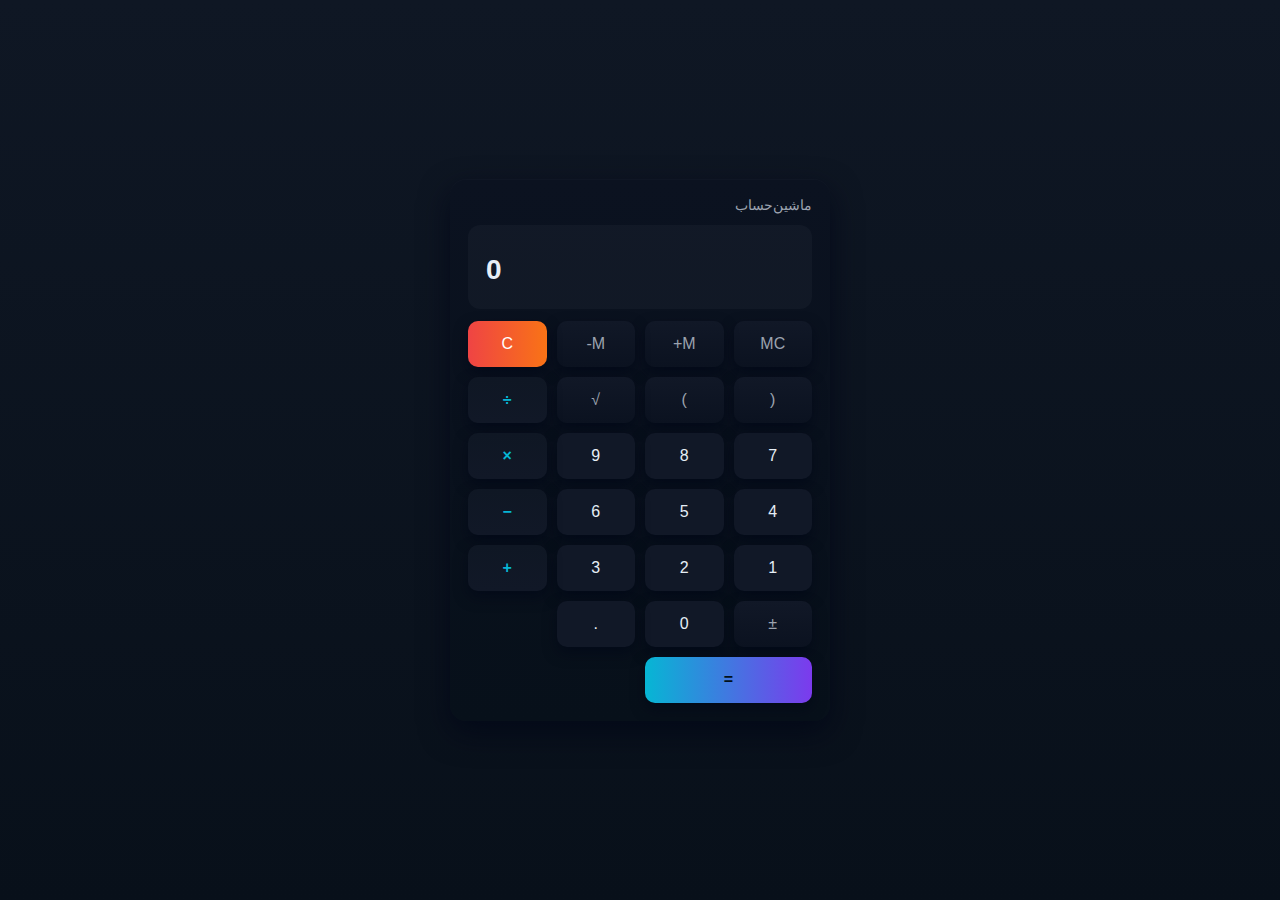
<file: index.html>
<!doctype html>
<html lang="fa">
<head>
  <meta charset="utf-8" />
  <meta name="viewport" content="width=device-width,initial-scale=1" />
  <title>ماشین‌حساب</title>
  <style>
    :root{
      --bg:#0f1724;
      --panel:#0b1220;
      --accent:#06b6d4;
      --muted:#9ca3af;
      --glass: rgba(255,255,255,0.03);
      --btn-bg:#111827;
      --btn-shadow: rgba(2,6,23,0.6);
      --success:#10b981;
    }
    *{box-sizing:border-box}
    html,body{height:100%;}
    body{
      margin:0;
      font-family: "Segoe UI","IRANSans", Tahoma, Arial, sans-serif;
      background: linear-gradient(180deg,var(--bg),#08101a);
      color:#e6eef6;
      display:flex;
      align-items:center;
      justify-content:center;
      padding:24px;
      -webkit-font-smoothing:antialiased;
      direction:rtl;
    }

    .calculator{
      width:380px;
      max-width:100%;
      background:linear-gradient(180deg,var(--panel),#07101a);
      border-radius:16px;
      box-shadow: 0 12px 30px rgba(2,6,23,0.7), inset 0 1px 0 rgba(255,255,255,0.02);
      overflow:hidden;
      padding:18px;
    }

    .header{
      display:flex;
      gap:10px;
      align-items:center;
      margin-bottom:12px;
    }
    .brand{
      display:flex;
      gap:10px;
      align-items:center;
      flex:1;
    }
    .logo{
      width:40px;height:40px;border-radius:10px;background:linear-gradient(135deg,var(--accent),#7c3aed);
      display:grid;place-items:center;font-weight:700;color:#02111a;box-shadow:0 6px 18px rgba(7,12,20,0.6);
    }
    .title{font-size:14px;color:var(--muted)}

    .screen{
      background:var(--glass);
      border-radius:12px;
      padding:12px;
      min-height:84px;
      display:flex;
      flex-direction:column;
      justify-content:center;
      gap:6px;
      margin-bottom:12px;
      overflow:hidden;
    }
    .history{
      font-size:13px;color:var(--muted);white-space:nowrap;overflow:hidden;text-overflow:ellipsis;padding-right:6px;
    }
    .output{
      font-size:28px;font-weight:700;text-align:left;direction:ltr;padding-left:6px;
      word-break:break-all;
    }

    .keys{
      display:grid;
      grid-template-columns: repeat(4,1fr);
      gap:10px;
    }

    button.key{
      border:0;padding:14px 12px;border-radius:10px;background:var(--btn-bg);color:#e6eef6;font-size:16px;
      box-shadow: 0 6px 14px var(--btn-shadow);cursor:pointer;user-select:none;outline:0;
    }
    button.key:active{transform:translateY(2px)}
    button.op{background:linear-gradient(180deg,#0f1724,#111827);color:var(--accent);font-weight:600}
    button.equals{grid-column: span 2;background:linear-gradient(90deg,var(--accent),#7c3aed);color:#02111a;font-weight:800;}
    button.clear{background:linear-gradient(90deg,#ef4444,#f97316);color:white}
    button.func{background:linear-gradient(180deg,#111827,#0b1220);color:var(--muted)}

    .small{font-size:13px;padding:8px}

    .footer{margin-top:10px;font-size:12px;color:var(--muted);display:flex;justify-content:space-between}
    .kbd-hint{opacity:0.85}

    @media (max-width:420px){
      .calculator{padding:14px}
      .output{font-size:22px}
      button.key{padding:12px}
    }
  </style>
</head>
<body>
  <div class="calculator" role="application" aria-label="ماشین‌حساب">
    <div class="header">
      <div class="brand">
        <div>
          <div class="title">ماشین‌حساب</div>
        </div>
      </div>
      <div style="display:flex;gap:6px;align-items:center">
      </div>
    </div>

    <div class="screen" aria-live="polite">
      <div id="history" class="history" aria-hidden="true"></div>
      <div id="output" class="output" role="textbox" aria-label="نمایش محاسبه">0</div>
    </div>

    <div class="keys">
      <button class="key func" data-action="mc">MC</button>
      <button class="key func" data-action="mplus">M+</button>
      <button class="key func" data-action="mminus">M-</button>
      <button class="key clear" data-action="clear">C</button>

      <button class="key func" data-value="(">(</button>
      <button class="key func" data-value=")">)</button>
      <button class="key func" data-action="sqrt">√</button>
      <button class="key op" data-value="/">÷</button>

      <button class="key" data-value="7">7</button>
      <button class="key" data-value="8">8</button>
      <button class="key" data-value="9">9</button>
      <button class="key op" data-value="*">×</button>

      <button class="key" data-value="4">4</button>
      <button class="key" data-value="5">5</button>
      <button class="key" data-value="6">6</button>
      <button class="key op" data-value="-">−</button>

      <button class="key" data-value="1">1</button>
      <button class="key" data-value="2">2</button>
      <button class="key" data-value="3">3</button>
      <button class="key op" data-value="+">+</button>

      <button class="key func" data-action="plusminus">±</button>
      <button class="key" data-value="0">0</button>
      <button class="key" data-value=".">.</button>
      <button class="key equals" data-action="equals">=</button>
    </div>
  <script>
    (function(){
      const outputEl = document.getElementById('output');
      const historyEl = document.getElementById('history');
      const memIndicator = document.getElementById('memIndicator');
      const toggleThemeBtn = document.getElementById('toggleTheme');

      let expr = '';
      let memory = 0;
      let lastResult = null;
      let history = [];

      function render(){
        outputEl.textContent = expr || (lastResult !== null ? String(lastResult) : '0');
        historyEl.textContent = history.slice(-1)[0] || '';
        memIndicator.textContent = 'M: ' + (memory || 0);
      }

      function sanitizeExpression(input){
        let s = String(input);
        s = s.replace(/×/g,'*').replace(/÷/g,'/').replace(/−/g,'-');
        s = s.replace(/(\d+(?:\.\d+)?)%/g,'($1/100)');
        s = s.replace(/√\s*\(/g,'Math.sqrt(');
        s = s.replace(/√\s*(\d+(?:\.\d+)?)/g,'Math.sqrt($1)');
        s = s.replace(/\^/g,'**');
        if(/[^0-9+\-*/().%Mathsqrt\s,**]/.test(s)){
          s = s.replace(/[A-Za-z]/g,'');
        }
        return s;
      }

      function calculate(raw){
        try{
          if(raw.trim()==='') return 0;
          const code = sanitizeExpression(raw);
          const result = Function('return (' + code + ')')();
          if(typeof result === 'number' && isFinite(result)){
            lastResult = result;
            history.push(raw + ' = ' + result);
            if(history.length>50) history.shift();
            render();
            return result;
          } else {
            throw new Error('نتیجه نامعتبر');
          }
        }catch(e){
          lastResult = null;
          render();
          return 'خطا';
        }
      }

      document.querySelectorAll('button.key').forEach(btn=>{
        btn.addEventListener('click',()=>{
          const v = btn.getAttribute('data-value');
          const action = btn.getAttribute('data-action');
          if(action){
            handleAction(action);
          }else if(v){
            insertValue(v);
          }
        });
      });

      function insertValue(v){
        if(expr === '0' && v !== '.' ) expr = '';
        expr += v;
        render();
      }

      function handleAction(action){
        switch(action){
          case 'clear': expr = ''; lastResult = null; render(); break;
          case 'equals':
            const res = calculate(expr || String(lastResult||0));
            expr = String(res=== 'خطا' ? '' : res);
            render();
            break;
          case 'sqrt':
            if(expr==='') expr = String(lastResult||0);
            expr = 'Math.sqrt(' + expr + ')';
            const r = calculate(expr);
            expr = String(r==='خطا' ? '' : r);
            render();
            break;
          case 'plusminus':
            if(expr){
              expr = expr.replace(/(\d+(?:\.\d+)?)$/,'m$1');
              expr = expr.replace(/m(\d+(?:\.\d+)?)/g,'(-$1)');
              render();
            }else if(lastResult!==null){
              lastResult = -lastResult; render();
            }
            break;
          case 'mc': memory = 0; render(); break;
          case 'mplus':
            {
              const val = calculate(expr || String(lastResult||0));
              if(typeof val === 'number') memory += val;
              expr=''; render();
            }
            break;
          case 'mminus':
            {
              const val = calculate(expr || String(lastResult||0));
              if(typeof val === 'number') memory -= val;
              expr=''; render();
            }
            break;
        }
      }
      window.addEventListener('keydown', (e)=>{
        if(e.key === 'Enter'){ e.preventDefault(); handleAction('equals'); return; }
        if(e.key === 'Backspace'){ e.preventDefault(); expr = expr.slice(0,-1); render(); return; }
        const allowed = '0123456789+-*/().%';
        if(allowed.includes(e.key)){
          insertValue(e.key);
          e.preventDefault();
        }
      });
      let light = false;
      toggleThemeBtn.addEventListener('click', ()=>{
        light = !light;
        if(light){
          document.documentElement.style.setProperty('--bg','#f6f9fb');
          document.documentElement.style.setProperty('--panel','#ffffff');
          document.documentElement.style.setProperty('--accent','#0ea5b3');
          document.documentElement.style.setProperty('--muted','#51606a');
          document.documentElement.style.setProperty('--btn-bg','#f3f4f6');
          document.documentElement.style.setProperty('--btn-shadow','rgba(2,6,23,0.08)');
          document.documentElement.style.setProperty('--glass','rgba(2,6,23,0.03)');
          document.documentElement.style.setProperty('color','#02111a');
        } else {
          document.documentElement.style.removeProperty('--bg');
          document.documentElement.style.removeProperty('--panel');
          document.documentElement.style.removeProperty('--accent');
          document.documentElement.style.removeProperty('--muted');
          document.documentElement.style.removeProperty('--btn-bg');
          document.documentElement.style.removeProperty('--btn-shadow');
          document.documentElement.style.removeProperty('--glass');
          document.documentElement.style.removeProperty('color');
        }
      });
      render();

      window._calc = {
        getExpression:()=>expr,
        setExpression:(s)=>{expr=String(s);render();},
        evaluate:()=>calculate(expr),
        getMemory:()=>memory,
        getHistory:()=>history.slice(),
      };
    })();
  </script>
</body>
</html>
</file>
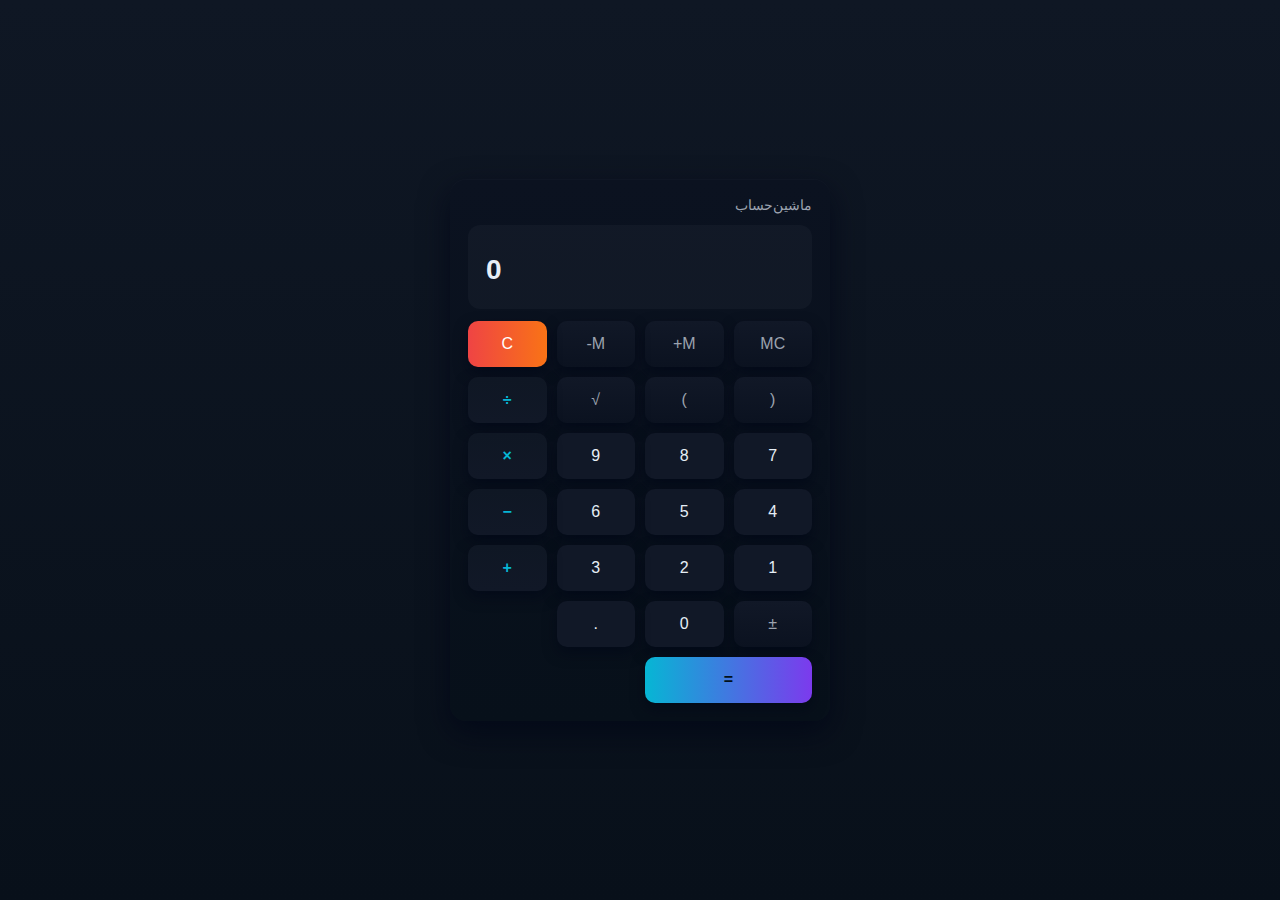
<file: mashinhesab.html>
<!doctype html>
<html lang="fa">
<head>
  <meta charset="utf-8" />
  <meta name="viewport" content="width=device-width,initial-scale=1" />
  <title>ماشین‌حساب</title>
  <style>
    :root{
      --bg:#0f1724; /* dark navy */
      --panel:#0b1220;
      --accent:#06b6d4;
      --muted:#9ca3af;
      --glass: rgba(255,255,255,0.03);
      --btn-bg:#111827;
      --btn-shadow: rgba(2,6,23,0.6);
      --success:#10b981;
    }
    *{box-sizing:border-box}
    html,body{height:100%;}
    body{
      margin:0;
      font-family: "Segoe UI","IRANSans", Tahoma, Arial, sans-serif;
      background: linear-gradient(180deg,var(--bg),#08101a);
      color:#e6eef6;
      display:flex;
      align-items:center;
      justify-content:center;
      padding:24px;
      -webkit-font-smoothing:antialiased;
      direction:rtl;
    }

    .calculator{
      width:380px;
      max-width:100%;
      background:linear-gradient(180deg,var(--panel),#07101a);
      border-radius:16px;
      box-shadow: 0 12px 30px rgba(2,6,23,0.7), inset 0 1px 0 rgba(255,255,255,0.02);
      overflow:hidden;
      padding:18px;
    }

    .header{
      display:flex;
      gap:10px;
      align-items:center;
      margin-bottom:12px;
    }
    .brand{
      display:flex;
      gap:10px;
      align-items:center;
      flex:1;
    }
    .logo{
      width:40px;height:40px;border-radius:10px;background:linear-gradient(135deg,var(--accent),#7c3aed);
      display:grid;place-items:center;font-weight:700;color:#02111a;box-shadow:0 6px 18px rgba(7,12,20,0.6);
    }
    .title{font-size:14px;color:var(--muted)}

    .screen{
      background:var(--glass);
      border-radius:12px;
      padding:12px;
      min-height:84px;
      display:flex;
      flex-direction:column;
      justify-content:center;
      gap:6px;
      margin-bottom:12px;
      overflow:hidden;
    }
    .history{
      font-size:13px;color:var(--muted);white-space:nowrap;overflow:hidden;text-overflow:ellipsis;padding-right:6px;
    }
    .output{
      font-size:28px;font-weight:700;text-align:left;direction:ltr;padding-left:6px;
      word-break:break-all;
    }

    .keys{
      display:grid;
      grid-template-columns: repeat(4,1fr);
      gap:10px;
    }

    button.key{
      border:0;padding:14px 12px;border-radius:10px;background:var(--btn-bg);color:#e6eef6;font-size:16px;
      box-shadow: 0 6px 14px var(--btn-shadow);cursor:pointer;user-select:none;outline:0;
    }
    button.key:active{transform:translateY(2px)}
    button.op{background:linear-gradient(180deg,#0f1724,#111827);color:var(--accent);font-weight:600}
    button.equals{grid-column: span 2;background:linear-gradient(90deg,var(--accent),#7c3aed);color:#02111a;font-weight:800;}
    button.clear{background:linear-gradient(90deg,#ef4444,#f97316);color:white}
    button.func{background:linear-gradient(180deg,#111827,#0b1220);color:var(--muted)}

    .small{font-size:13px;padding:8px}

    .footer{margin-top:10px;font-size:12px;color:var(--muted);display:flex;justify-content:space-between}
    .kbd-hint{opacity:0.85}

    @media (max-width:420px){
      .calculator{padding:14px}
      .output{font-size:22px}
      button.key{padding:12px}
    }
  </style>
</head>
<body>
  <div class="calculator" role="application" aria-label="ماشین‌حساب">
    <div class="header">
      <div class="brand">
        <div>
          <div class="title">ماشین‌حساب</div>
        </div>
      </div>
      <div style="display:flex;gap:6px;align-items:center">
      </div>
    </div>

    <div class="screen" aria-live="polite">
      <div id="history" class="history" aria-hidden="true"></div>
      <div id="output" class="output" role="textbox" aria-label="نمایش محاسبه">0</div>
    </div>

    <div class="keys">
      <button class="key func" data-action="mc">MC</button>
      <button class="key func" data-action="mplus">M+</button>
      <button class="key func" data-action="mminus">M-</button>
      <button class="key clear" data-action="clear">C</button>

      <button class="key func" data-value="(">(</button>
      <button class="key func" data-value=")">)</button>
      <button class="key func" data-action="sqrt">√</button>
      <button class="key op" data-value="/">÷</button>

      <button class="key" data-value="7">7</button>
      <button class="key" data-value="8">8</button>
      <button class="key" data-value="9">9</button>
      <button class="key op" data-value="*">×</button>

      <button class="key" data-value="4">4</button>
      <button class="key" data-value="5">5</button>
      <button class="key" data-value="6">6</button>
      <button class="key op" data-value="-">−</button>

      <button class="key" data-value="1">1</button>
      <button class="key" data-value="2">2</button>
      <button class="key" data-value="3">3</button>
      <button class="key op" data-value="+">+</button>

      <button class="key func" data-action="plusminus">±</button>
      <button class="key" data-value="0">0</button>
      <button class="key" data-value=".">.</button>
      <button class="key equals" data-action="equals">=</button>
    </div>
  <script>
    (function(){
      const outputEl = document.getElementById('output');
      const historyEl = document.getElementById('history');
      const memIndicator = document.getElementById('memIndicator');
      const toggleThemeBtn = document.getElementById('toggleTheme');

      let expr = '';
      let memory = 0;
      let lastResult = null;
      let history = [];

      function render(){
        outputEl.textContent = expr || (lastResult !== null ? String(lastResult) : '0');
        historyEl.textContent = history.slice(-1)[0] || '';
        memIndicator.textContent = 'M: ' + (memory || 0);
      }

      function sanitizeExpression(input){
        // allow digits, operators, parentheses, decimal and percent symbol
        // convert visual operators to JS-friendly tokens
        let s = String(input);
        s = s.replace(/×/g,'*').replace(/÷/g,'/').replace(/−/g,'-');
        // handle percent: turn number% into (number/100)
        s = s.replace(/(\d+(?:\.\d+)?)%/g,'($1/100)');
        // handle square root token '√' — convert to Math.sqrt(...)
        // allow syntax like √9 or √(9+7)
        s = s.replace(/√\s*\(/g,'Math.sqrt(');
        s = s.replace(/√\s*(\d+(?:\.\d+)?)/g,'Math.sqrt($1)');
        // allow power using ^ -> **
        s = s.replace(/\^/g,'**');
        // final safety: remove any character that's not part of allowed set
        if(/[^0-9+\-*/().%Mathsqrt\s,**]/.test(s)){
          // but allow letters that appear in Math.* (we checked 'Math' and 'sqrt')
          // If suspicious, throw
          // We'll be lenient but prevent alphabets except 'Math' and 'sqrt'
          s = s.replace(/[A-Za-z]/g,'');
        }
        return s;
      }

      function calculate(raw){
        try{
          if(raw.trim()==='') return 0;
          const code = sanitizeExpression(raw);
          // Use Function instead of eval for a slightly safer sandbox
          const result = Function('return (' + code + ')')();
          if(typeof result === 'number' && isFinite(result)){
            lastResult = result;
            history.push(raw + ' = ' + result);
            if(history.length>50) history.shift();
            render();
            return result;
          } else {
            throw new Error('نتیجه نامعتبر');
          }
        }catch(e){
          lastResult = null;
          render();
          return 'خطا';
        }
      }

      // handle button clicks
      document.querySelectorAll('button.key').forEach(btn=>{
        btn.addEventListener('click',()=>{
          const v = btn.getAttribute('data-value');
          const action = btn.getAttribute('data-action');
          if(action){
            handleAction(action);
          }else if(v){
            insertValue(v);
          }
        });
      });

      function insertValue(v){
        // avoid multiple leading zeros
        if(expr === '0' && v !== '.' ) expr = '';
        expr += v;
        render();
      }

      function handleAction(action){
        switch(action){
          case 'clear': expr = ''; lastResult = null; render(); break;
          case 'equals':
            const res = calculate(expr || String(lastResult||0));
            expr = String(res=== 'خطا' ? '' : res);
            render();
            break;
          case 'sqrt':
            if(expr==='') expr = String(lastResult||0);
            expr = 'Math.sqrt(' + expr + ')';
            const r = calculate(expr);
            expr = String(r==='خطا' ? '' : r);
            render();
            break;
          case 'plusminus':
            if(expr){
              // toggle sign for last number
              expr = expr.replace(/(\d+(?:\.\d+)?)$/,'m$1');
              expr = expr.replace(/m(\d+(?:\.\d+)?)/g,'(-$1)');
              render();
            }else if(lastResult!==null){
              lastResult = -lastResult; render();
            }
            break;
          case 'mc': memory = 0; render(); break;
          case 'mplus':
            {
              const val = calculate(expr || String(lastResult||0));
              if(typeof val === 'number') memory += val;
              expr=''; render();
            }
            break;
          case 'mminus':
            {
              const val = calculate(expr || String(lastResult||0));
              if(typeof val === 'number') memory -= val;
              expr=''; render();
            }
            break;
        }
      }

      // keyboard support
      window.addEventListener('keydown', (e)=>{
        if(e.key === 'Enter'){ e.preventDefault(); handleAction('equals'); return; }
        if(e.key === 'Backspace'){ e.preventDefault(); expr = expr.slice(0,-1); render(); return; }
        const allowed = '0123456789+-*/().%';
        if(allowed.includes(e.key)){
          insertValue(e.key);
          e.preventDefault();
        }
      });

      // theme toggle just changes CSS variables (simple)
      let light = false;
      toggleThemeBtn.addEventListener('click', ()=>{
        light = !light;
        if(light){
          document.documentElement.style.setProperty('--bg','#f6f9fb');
          document.documentElement.style.setProperty('--panel','#ffffff');
          document.documentElement.style.setProperty('--accent','#0ea5b3');
          document.documentElement.style.setProperty('--muted','#51606a');
          document.documentElement.style.setProperty('--btn-bg','#f3f4f6');
          document.documentElement.style.setProperty('--btn-shadow','rgba(2,6,23,0.08)');
          document.documentElement.style.setProperty('--glass','rgba(2,6,23,0.03)');
          document.documentElement.style.setProperty('color','#02111a');
        } else {
          document.documentElement.style.removeProperty('--bg');
          document.documentElement.style.removeProperty('--panel');
          document.documentElement.style.removeProperty('--accent');
          document.documentElement.style.removeProperty('--muted');
          document.documentElement.style.removeProperty('--btn-bg');
          document.documentElement.style.removeProperty('--btn-shadow');
          document.documentElement.style.removeProperty('--glass');
          document.documentElement.style.removeProperty('color');
        }
      });

      // initial render
      render();

      // expose a tiny API for debugging in console
      window._calc = {
        getExpression:()=>expr,
        setExpression:(s)=>{expr=String(s);render();},
        evaluate:()=>calculate(expr),
        getMemory:()=>memory,
        getHistory:()=>history.slice(),
      };
    })();
  </script>
</body>
</html>
</file>
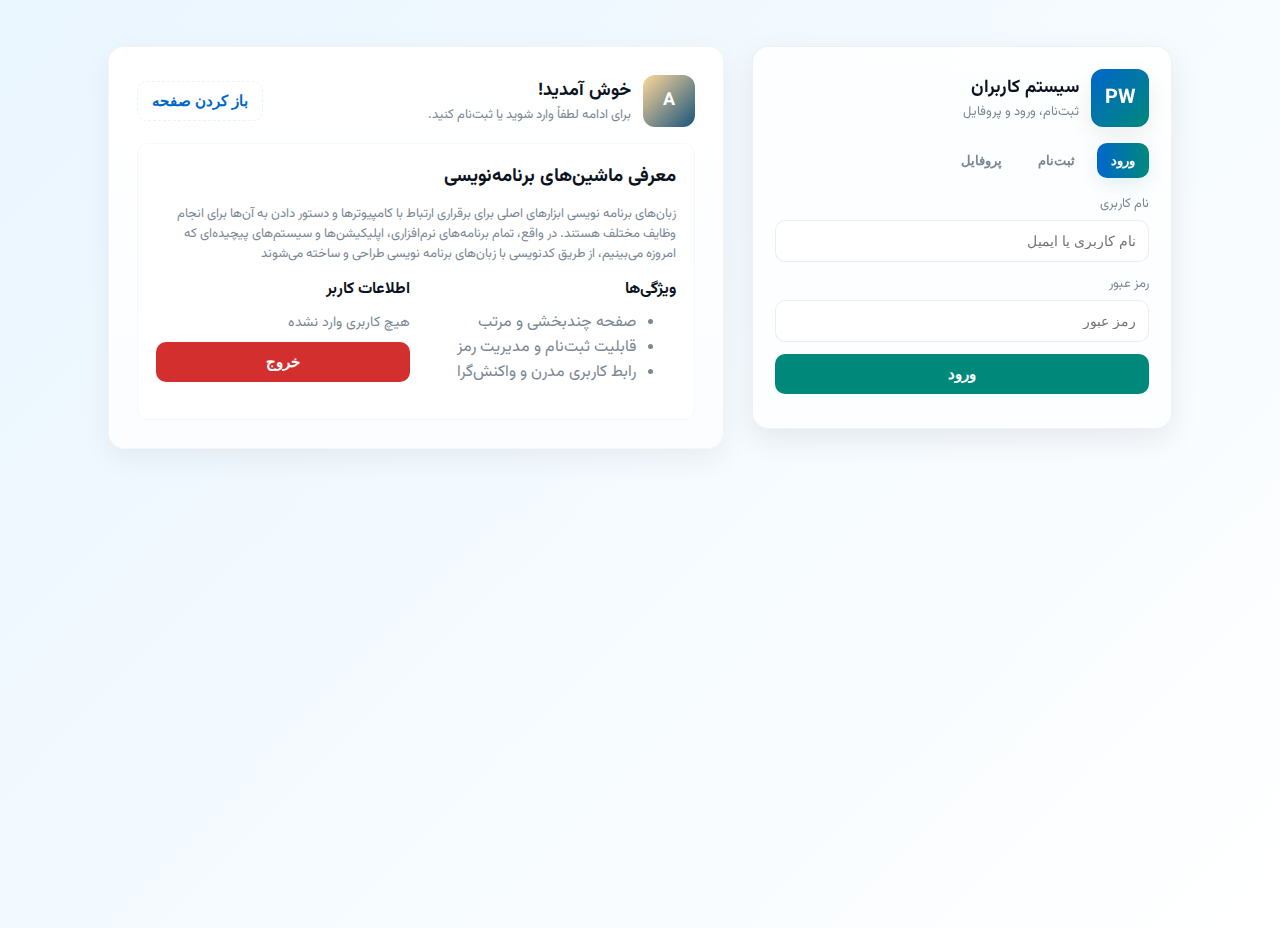
<file: test/test.html>
<!DOCTYPE html>
<html lang="fa" dir="rtl">
<head>
<meta charset="utf-8" />
<meta name="viewport" content="width=device-width,initial-scale=1" />
<title>سیستم ثبت‌نام و لاگین — نسخه تک‌فایل</title>
<link rel="preconnect" href="https://fonts.googleapis.com">
<link rel="preconnect" href="https://fonts.gstatic.com" crossorigin>
<link href="https://fonts.googleapis.com/css2?family=Vazirmatn:wght@300;400;600;700&display=swap" rel="stylesheet">

<style>
:root{
  --bg1:#f0f8ff;
  --accent:#0066cc;
  --accent-2:#00897b;
  --card:#ffffff;
  --muted:#7b8794;
  --danger:#d32f2f;
  --glass: rgba(255,255,255,0.65);
}

/* Reset and base */
*{box-sizing:border-box}
html,body{height:100%;margin:0;font-family:"Vazirmatn",system-ui,-apple-system,"Segoe UI",Roboto,"Helvetica Neue",Arial; background: linear-gradient(135deg,#eaf6ff,#ffffff); color:#0b1220; -webkit-font-smoothing:antialiased}
a{color:var(--accent);text-decoration:none}
.container{max-width:1100px;margin:28px auto;padding:18px}

/* Layout */
.app {
  display:grid;
  grid-template-columns: 420px 1fr;
  gap:28px;
  align-items:start;
  min-height: calc(100vh - 56px);
}
@media (max-width:900px){
  .app{grid-template-columns:1fr;padding:14px}
}

/* Left card: forms */
.panel {
  background: linear-gradient(180deg, rgba(255,255,255,0.85), var(--glass));
  border-radius:16px;
  padding:22px;
  box-shadow: 0 10px 30px rgba(2,6,23,0.08);
  backdrop-filter: blur(6px);
  border: 1px solid rgba(10,20,40,0.06);
  position:relative;
  overflow:hidden;
}

/* Header */
.header {
  display:flex;
  align-items:center;
  gap:12px;
  margin-bottom:12px;
}
.logo {
  width:58px;height:58px;border-radius:12px;background:linear-gradient(135deg,var(--accent),var(--accent-2));display:flex;align-items:center;justify-content:center;color:white;font-weight:700;font-size:20px;box-shadow:0 8px 24px rgba(2,6,23,0.08)
}
.header h1{margin:0;font-size:18px}
.header p{margin:0;color:var(--muted);font-size:13px}

/* Tabs */
.tabs {display:flex;gap:8px;margin:16px 0}
.tab-btn {
  background:transparent;border:0;padding:10px 14px;border-radius:10px;font-weight:600;cursor:pointer;color:var(--muted)
}
.tab-btn.active{
  background: linear-gradient(90deg,var(--accent),var(--accent-2));
  color:white;box-shadow:0 6px 18px rgba(0,130,140,0.12)
}

/* Forms */
.form {display:none}
.form.active{display:block}
.field {margin-bottom:12px}
label{display:block;margin-bottom:6px;font-size:13px;color:var(--muted)}
.input {
  width:100%;padding:12px;border-radius:10px;border:1px solid rgba(12,20,30,0.08);font-size:14px;background:white;outline:none
}
.input:focus{box-shadow:0 6px 18px rgba(0,120,215,0.06);border-color:rgba(0,120,215,0.15)}
.row{display:flex;gap:8px}
.small{font-size:13px;color:var(--muted)}

/* Buttons */
.btn {
  display:inline-block;padding:11px 18px;border-radius:10px;border:0;background:var(--accent-2);color:white;font-weight:600;cursor:pointer;width:100%;font-size:15px;
  transition:transform .12s ease,box-shadow .12s ease;
}
.btn:hover{transform:translateY(-3px);box-shadow:0 10px 30px rgba(0,120,140,0.12)}
.btn.ghost{background:transparent;color:var(--accent);border:1px dashed rgba(0,100,200,0.08)}
.link-muted{color:var(--muted);font-size:13px;margin-top:8px}

/* Strength meter */
.strength {
  height:10px;border-radius:8px;background:#f1f5f9;overflow:hidden;margin-top:6px;border:1px solid rgba(0,0,0,0.03)
}
.strength > i{display:block;height:100%;width:0;transition:width .28s ease;background:linear-gradient(90deg,#ff7a18,#ffd200)}

.hints{margin-top:8px;font-size:13px;color:var(--muted)}

/* Right content area */
.main {
  background: linear-gradient(180deg,#fff,#fbfdff);
  border-radius:16px;padding:28px;box-shadow:0 10px 30px rgba(2,6,23,0.06);border:1px solid rgba(10,20,40,0.04)
}
.topbar{display:flex;justify-content:space-between;align-items:center;margin-bottom:16px}
.user-info{display:flex;align-items:center;gap:12px}
.avatar{width:52px;height:52px;border-radius:12px;background:linear-gradient(135deg,#ffd89b,#19547b);display:flex;align-items:center;justify-content:center;color:white;font-weight:700;font-size:18px}
.welcome h2{margin:0;font-size:18px}
.welcome p{margin:0;color:var(--muted);font-size:13px}

/* Profile card */
.card{background:white;padding:18px;border-radius:12px;border:1px solid rgba(10,20,40,0.03);margin-top:12px}
.card h3{margin:0 0 8px 0}
.action-row{display:flex;gap:8px;margin-top:12px;flex-wrap:wrap}

/* Footer small */
.footer-small{margin-top:18px;color:var(--muted);font-size:13px}

/* Tiny responsive tweaks */
@media (max-width:600px){
  .logo{width:48px;height:48px}
  .avatar{width:44px;height:44px}
  .header h1{font-size:16px}
}
</style>
</head>
<body>

<div class="container">
  <div class="app">

    <!-- LEFT: tabs & forms -->
    <div class="panel" aria-hidden="false">
      <div class="header">
        <div class="logo">PW</div>
        <div>
          <h1>سیستم کاربران</h1>
          <p>ثبت‌نام، ورود و پروفایل </p>
        </div>
      </div>

      <div class="tabs" role="tablist" aria-label="auth-tabs">
        <button class="tab-btn active" id="tab-login">ورود</button>
        <button class="tab-btn" id="tab-register">ثبت‌نام</button>
        <button class="tab-btn" id="tab-profile" style="margin-left:auto;">پروفایل</button>
      </div>

      <!-- LOGIN -->
      <div id="form-login" class="form active" aria-labelledby="tab-login">
        <div class="field">
          <label for="login-user">نام کاربری</label>
          <input id="login-user" class="input" placeholder="نام کاربری یا ایمیل" />
        </div>
        <div class="field">
          <label for="login-pass">رمز عبور</label>
          <input id="login-pass" type="password" class="input" placeholder="رمز عبور" />
        </div>
        <div class="field">
          <button class="btn" id="btn-login">ورود</button>
        </div>
        <div class="link-muted">
          <span id="login-msg" style="color:var(--danger)"></span>
        </div>
      </div>

      <!-- REGISTER -->
      <div id="form-register" class="form" aria-labelledby="tab-register">
        <div class="field">
          <label for="reg-user">نام کاربری</label>
          <input id="reg-user" class="input" placeholder="نام کاربری دلخواه" />
        </div>
        <div class="field">
          <label for="reg-pass">رمز عبور</label>
          <input id="reg-pass" type="password" class="input" placeholder="رمز قوی انتخاب کنید" />
          <div class="strength" aria-hidden="true"><i id="strength-bar"></i></div>
        </div>
        <div class="field">
          <label for="reg-pass2">تکرار رمز</label>
          <input id="reg-pass2" type="password" class="input" placeholder="رمز را تکرار کنید" />
        </div>

        <div class="field">
          <button class="btn" id="btn-register">ثبت‌نام</button>
        </div>
        <div class="hints">
          <ul style="margin:8px 0;padding-right:18px">
            <li>رمز حداقل ۸ کاراکتر، شامل حرف و عدد و نماد پیشنهاد می‌شود.</li>
            <li>نام کاربری تکراری پذیرفته نمی‌شود.</li>
          </ul>
          <div id="reg-msg" style="color:var(--danger)"></div>
        </div>
      </div>

      <!-- PROFILE EDIT (small quick form for password change) -->
      <div id="form-profile" class="form" aria-labelledby="tab-profile" style="padding-top:8px">
        <div class="field">
          <label>نام کاربری وارد شده:</label>
          <div id="current-username" class="small" style="font-weight:700;color:var(--accent)"></div>
        </div>
        <div class="field">
          <label for="chg-pass">تغییر رمز (در صورت نیاز)</label>
          <input id="chg-pass" type="password" class="input" placeholder="رمز جدید — خالی رها کنید اگر نمی‌خواهید" />
        </div>
        <div class="field">
          <button class="btn" id="btn-change-pass">اعمال تغییر رمز</button>
        </div>
        <div class="hints">
          <div id="profile-msg" style="color:var(--danger)"></div>
          <div style="margin-top:10px" class="small">همچنین می‌توانید به بخش اصلی بروید.</div>
        </div>
      </div>

    </div>

    <!-- RIGHT: main content / profile -->
    <div class="main" id="main-area">
      <div class="topbar">
        <div class="user-info">
          <div class="avatar" id="main-avatar">A</div>
          <div class="welcome">
            <h2 id="welcome-title">خوش آمدید!</h2>
            <p id="welcome-sub">برای ادامه لطفاً وارد شوید یا ثبت‌نام کنید.</p>
          </div>
        </div>
        <div>
          <button id="open-dashboard" class="btn ghost" style="width:auto;padding:10px 14px">باز کردن صفحه</button>
        </div>
      </div>

      <div class="card" id="dashboard-card">
        <h3>معرفی ماشین‌های برنامه‌نویسی</h3>
        <p class="small">زبان‌های برنامه نویسی ابزارهای اصلی برای برقراری ارتباط با کامپیوترها و دستور دادن به آن‌ها برای انجام وظایف مختلف هستند. در واقع، تمام برنامه‌های نرم‌افزاری، اپلیکیشن‌ها و سیستم‌های پیچیده‌ای که امروزه می‌بینیم، از طریق کدنویسی با زبان‌های برنامه نویسی طراحی و ساخته می‌شوند</p>

        <div style="display:flex;gap:12px;margin-top:12px;flex-wrap:wrap">
          <div style="flex:1;min-width:220px">
            <strong>ویژگی‌ها</strong>
            <ul style="margin-top:8px;color:var(--muted)">
              <li>صفحه چندبخشی و مرتب</li>
              <li>قابلیت ثبت‌نام و مدیریت رمز</li>
              <li>رابط کاربری مدرن و واکنش‌گرا</li>
            </ul>
          </div>

          <div style="flex:1;min-width:220px">
            <strong>اطلاعات کاربر</strong>
            <div style="margin-top:10px" id="info-block">
              <div style="font-size:14px;color:var(--muted)">وارد نشده</div>
            </div>
            <div class="action-row" style="margin-top:8px">
              <button id="btn-logout" class="btn" style="background:var(--danger)">خروج</button>
            </div>
          </div>
        </div>
      </div>

    </div>
  </div>
</div>

<script>
/* ---------- Helpers ---------- */

// Simple helper to show messages
function showMsg(el, text, timeout=4000){
  el.textContent = text;
  if(timeout>0){
    setTimeout(()=>{ if(el.textContent===text) el.textContent = ''; }, timeout);
  }
}

// SHA-256 hash using SubtleCrypto -> returns hex string
async function sha256Hex(str){
  const enc = new TextEncoder();
  const data = enc.encode(str);
  const hash = await crypto.subtle.digest('SHA-256', data);
  const bytes = Array.from(new Uint8Array(hash));
  return bytes.map(b => b.toString(16).padStart(2,'0')).join('');
}

/* ---------- Simple localStorage "DB" ---------- */
// users stored as array of {username, passHash}
const DB_KEY = 'app_users_v1';
const LOGIN_KEY = 'app_logged_user_v1';

function loadUsers(){
  try {
    return JSON.parse(localStorage.getItem(DB_KEY)) || [];
  } catch(e){
    return [];
  }
}
function saveUsers(users){
  localStorage.setItem(DB_KEY, JSON.stringify(users));
}
function findUser(username){
  const u = loadUsers(); return u.find(x => x.username.toLowerCase() === username.toLowerCase());
}

/* ---------- UI elements ---------- */
const tabLogin = document.getElementById('tab-login');
const tabRegister = document.getElementById('tab-register');
const tabProfile = document.getElementById('tab-profile');

const formLogin = document.getElementById('form-login');
const formRegister = document.getElementById('form-register');
const formProfile = document.getElementById('form-profile');

const loginUser = document.getElementById('login-user');
const loginPass = document.getElementById('login-pass');
const btnLogin = document.getElementById('btn-login');
const loginMsg = document.getElementById('login-msg');

const regUser = document.getElementById('reg-user');
const regPass = document.getElementById('reg-pass');
const regPass2 = document.getElementById('reg-pass2');
const btnRegister = document.getElementById('btn-register');
const regMsg = document.getElementById('reg-msg');
const strengthBar = document.getElementById('strength-bar');

const currentUsername = document.getElementById('current-username');
const chgPass = document.getElementById('chg-pass');
const btnChangePass = document.getElementById('btn-change-pass');
const profileMsg = document.getElementById('profile-msg');

const infoBlock = document.getElementById('info-block');
const mainAvatar = document.getElementById('main-avatar');
const welcomeTitle = document.getElementById('welcome-title');
const welcomeSub = document.getElementById('welcome-sub');
const openDashboard = document.getElementById('open-dashboard');
const btnLogout = document.getElementById('btn-logout');

/* ---------- Tab behavior ---------- */
function activateTab(tab){
  [tabLogin,tabRegister,tabProfile].forEach(t=>t.classList.remove('active'));
  [formLogin,formRegister,formProfile].forEach(f=>f.classList.remove('active'));
  if(tab === 'login'){ tabLogin.classList.add('active'); formLogin.classList.add('active'); }
  if(tab === 'register'){ tabRegister.classList.add('active'); formRegister.classList.add('active'); }
  if(tab === 'profile'){ tabProfile.classList.add('active'); formProfile.classList.add('active'); }
}
tabLogin.addEventListener('click', ()=>activateTab('login'));
tabRegister.addEventListener('click', ()=>activateTab('register'));
tabProfile.addEventListener('click', ()=>activateTab('profile'));

/* ---------- Password strength (very simple heuristic) ---------- */
function calcStrength(p){
  let score = 0;
  if(p.length >= 8) score += 1;
  if(/[A-Z\u0600-\u06FF]/.test(p)) score += 1; // uppercase or persian letters
  if(/[0-9]/.test(p)) score += 1;
  if(/[^A-Za-z0-9\u0600-\u06FF]/.test(p)) score += 1; // symbol
  return score; // 0..4
}
function updateStrengthUI(){
  const v = regPass.value || '';
  const s = calcStrength(v);
  const pct = (s/4)*100;
  strengthBar.style.width = pct + '%';
  if(s<=1) strengthBar.style.background = 'linear-gradient(90deg,#ff4d4f,#ff7a18)';
  else if(s===2) strengthBar.style.background = 'linear-gradient(90deg,#ffb800,#ffd200)';
  else if(s===3) strengthBar.style.background = 'linear-gradient(90deg,#00b894,#00d4a6)';
  else strengthBar.style.background = 'linear-gradient(90deg,#00b894,#0066cc)';
}
regPass.addEventListener('input', updateStrengthUI);

/* ---------- Registration ---------- */
btnRegister.addEventListener('click', async function(){
  regMsg.textContent = '';
  const username = regUser.value.trim();
  const pass = regPass.value;
  const pass2 = regPass2.value;

  if(!username || !pass || !pass2){
    showMsg(regMsg, 'لطفاً تمام فیلدها را تکمیل کنید');
    return;
  }
  if(pass !== pass2){
    showMsg(regMsg, 'رمز و تکرار رمز یکسان نیستند');
    return;
  }
  if(pass.length < 6){
    showMsg(regMsg, 'رمز باید حداقل ۶ کاراکتر باشد');
    return;
  }
  if(findUser(username)){
    showMsg(regMsg, 'این نام کاربری قبلاً ثبت شده است');
    return;
  }

  // create hash
  const hash = await sha256Hex(pass);
  const users = loadUsers();
  users.push({ username, passHash: hash, created: new Date().toISOString() });
  saveUsers(users);

  showMsg(regMsg, 'ثبت‌نام با موفقیت انجام شد ✅', 5000);
  // clear fields
  regUser.value=''; regPass.value=''; regPass2.value='';
  updateStrengthUI();
  // switch to login
  activateTab('login');
});

/* ---------- Login ---------- */
btnLogin.addEventListener('click', async function(){
  loginMsg.textContent = '';
  const username = loginUser.value.trim();
  const pass = loginPass.value;
  if(!username || !pass){ showMsg(loginMsg, 'لطفاً هر دو فیلد را کامل کنید'); return; }

  // check admin test credentials shortcut
  if(username === 'admin' && pass === '123456'){
    // ensure admin exists in DB (optional)
    const users = loadUsers();
    if(!users.some(u=>u.username.toLowerCase() === 'admin')){
      const h = await sha256Hex('123456');
      users.push({ username:'admin', passHash:h, created:new Date().toISOString() });
      saveUsers(users);
    }
    localStorage.setItem(LOGIN_KEY, 'admin');
    refreshUI();
    activateTab('profile');
    showMsg(loginMsg, 'ورود با موفقیت انجام شد', 3000);
    return;
  }

  const user = findUser(username);
  if(!user){ showMsg(loginMsg, 'نام کاربری یافت نشد'); return; }

  const hash = await sha256Hex(pass);
  if(hash !== user.passHash){ showMsg(loginMsg, 'رمز عبور اشتباه است'); return; }

  localStorage.setItem(LOGIN_KEY, user.username);
  refreshUI();
  activateTab('profile');
  showMsg(loginMsg, 'ورود با موفقیت انجام شد', 2500);
});

/* ---------- Change password (profile) ---------- */
btnChangePass.addEventListener('click', async function(){
  profileMsg.textContent = '';
  const newPass = chgPass.value;
  const logged = localStorage.getItem(LOGIN_KEY);
  if(!logged){ showMsg(profileMsg, 'ابتدا وارد شوید'); return; }
  if(!newPass || newPass.length < 6){ showMsg(profileMsg, 'رمز جدید را وارد کنید (حداقل ۶ کاراکتر)'); return; }

  const users = loadUsers();
  const idx = users.findIndex(u=>u.username.toLowerCase() === logged.toLowerCase());
  if(idx === -1){ showMsg(profileMsg, 'کاربر یافت نشد'); return; }

  users[idx].passHash = await sha256Hex(newPass);
  saveUsers(users);
  chgPass.value = '';
  showMsg(profileMsg, 'رمز با موفقیت تغییر کرد ✅', 4000);
});

/* ---------- Logout ---------- */
function logout(){
  localStorage.removeItem(LOGIN_KEY);
  refreshUI();
  activateTab('login');
  showMsg(loginMsg, 'خروج انجام شد', 2000);
}
btnLogout.addEventListener('click', logout);

/* ---------- UI refresh with logged user ---------- */
function refreshUI(){
  const logged = localStorage.getItem(LOGIN_KEY);
  if(logged){
    // show user info in main area
    mainAvatar.textContent = logged.charAt(0).toUpperCase();
    welcomeTitle.textContent = `سلام، ${logged} 👋`;
    welcomeSub.textContent = 'شما وارد شده‌اید. خوش آمدید!';
    currentUsername.textContent = logged;
    infoBlock.innerHTML = `<div style="font-weight:600;color:#0b1220">${logged}</div>
                           <div style="font-size:13px;color:var(--muted);margin-top:6px">آخرین ورود: هم اکنون</div>`;
  } else {
    mainAvatar.textContent = 'A';
    welcomeTitle.textContent = 'خوش آمدید!';
    welcomeSub.textContent = 'برای ادامه لطفاً وارد شوید یا ثبت‌نام کنید.';
    currentUsername.textContent = 'وارد نشده';
    infoBlock.innerHTML = `<div style="font-size:14px;color:var(--muted)">هیچ کاربری وارد نشده</div>`;
  }
}

/* ---------- Dashboard open button ---------- */
openDashboard.addEventListener('click', function(){
  const logged = localStorage.getItem(LOGIN_KEY);
  if(!logged){
    activateTab('login');
    showMsg(loginMsg, 'برای دسترسی ابتدا وارد شوید');
    return;
  }
  // scroll to dashboard card (for single page UX)
  document.getElementById('dashboard-card').scrollIntoView({behavior:'smooth'});
});

/* ---------- initialize sample admin (if none) ---------- */
(async function init(){
  // create admin sample if DB empty (so user can test)
  const users = loadUsers();
  if(users.length === 0){
    const h = await sha256Hex('123456');
    users.push({username:'admin', passHash:h, created:new Date().toISOString()});
    saveUsers(users);
  }
  refreshUI();

  // if logged, open profile tab
  if(localStorage.getItem(LOGIN_KEY)){
    activateTab('profile');
  } else {
    activateTab('login');
  }
})();

/* ---------- keyboard: enter to submit in forms ---------- */
[loginUser, loginPass].forEach(inp => inp.addEventListener('keydown', e=>{
  if(e.key === 'Enter') btnLogin.click();
}));
[regUser, regPass, regPass2].forEach(inp => inp.addEventListener('keydown', e=>{
  if(e.key === 'Enter') btnRegister.click();
}));
</script>
</body>
</html>
</file>
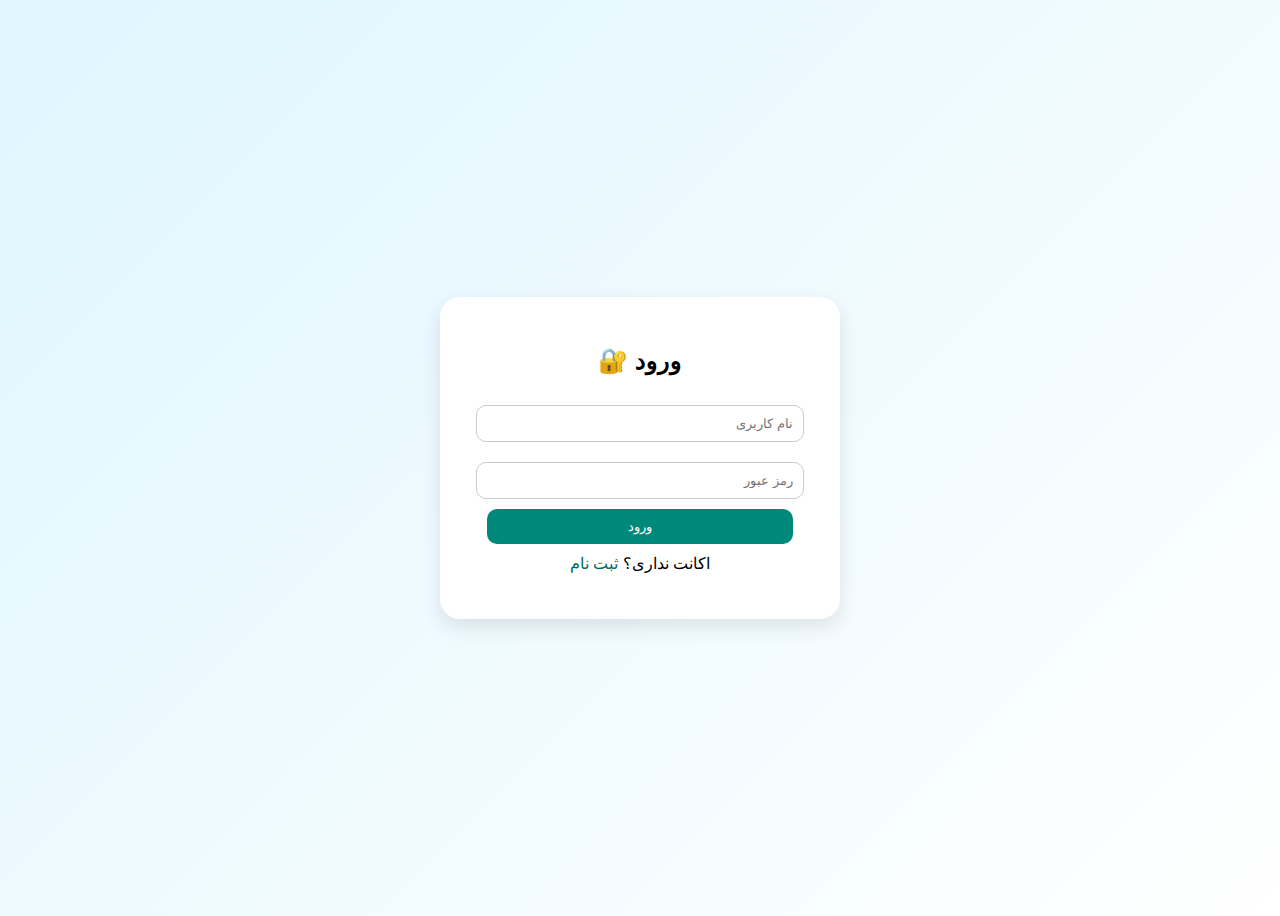
<file: test/test2.html>
<!DOCTYPE html>
<html dir="rtl" lang="fa">
<head>
<meta charset="UTF-8">
<title>ورود به سایت</title>
<style>
body{
    font-family:"Vazirmatn",sans-serif;
    background:linear-gradient(135deg,#dff6ff,#ffffff);
    display:flex;
    justify-content:center;
    align-items:center;
    height:100vh;
}
.box{
    background:white;
    padding:30px;
    border-radius:20px;
    box-shadow:0 8px 20px rgba(0,0,0,0.1);
    width:340px;
    text-align:center;
}
input{
    width:90%;
    padding:10px;
    margin:10px 0;
    border-radius:10px;
    border:1px solid #ccc;
}
button{
    width:90%;
    padding:10px;
    background:#00897b;
    color:white;
    border:0;
    border-radius:10px;
    cursor:pointer;
}
button:hover{ background:#00695c; }
a{ text-decoration:none; color:#00695c; }
</style>
</head>

<body>
<div class="box">
<h2>ورود 🔐</h2>
<input type="text" id="user" placeholder="نام کاربری">
<input type="password" id="pass" placeholder="رمز عبور">
<button onclick="login()">ورود</button>
<p style="margin-top:10px">اکانت نداری؟ <a href="test2.html">ثبت نام</a></p>
<p id="msg" style="color:red;"></p>
</div>

<script>
function login(){
let user = document.getElementById("user").value;
let pass = document.getElementById("pass").value;
let users = JSON.parse(localStorage.getItem("users")) || [];

let check = users.find(x => x.username === user && x.password === pass);

if(check){
    localStorage.setItem("loggedInUser", user);
    window.location.href = "index.html"; 
}
else{
    document.getElementById("msg").innerText = "نام کاربری یا رمز اشتباه است ❌";
}
}
</script>

</body>
</html>
</file>
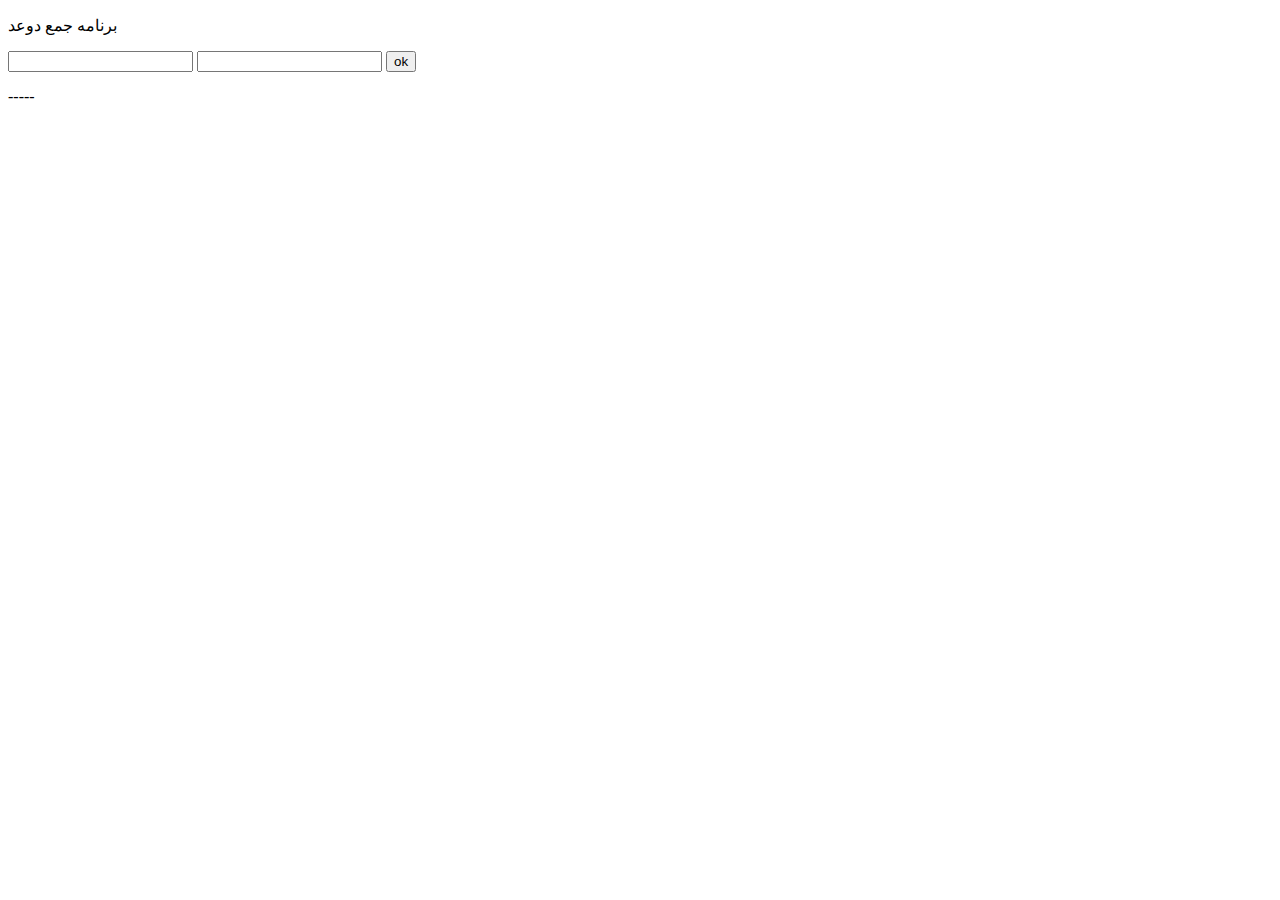
<file: test2/test.html>
<!DOCTYPE html>
<html lang="en">
<head>
    <meta charset="UTF-8">
    <meta name="viewport" content="width=!, initial-scale=1.0">
    <title>Document</title>
</head>
<body>
    <p> برنامه جمع دوعد </p>
        <input type="text" id="n1">
        <input type="text" id="n2">
    <button onclick="ab()">ok</button>
    <p id="p1">-----</p>
    <script>
        function ab(){
            a=Number(document.getElementById("n1").value);
            a=Number(document.getElementById("n2").value);
            c=a+b;
            document.getElementById("p1").innerHTML=c;
        }
    </script>
</body>
</html>
</file>
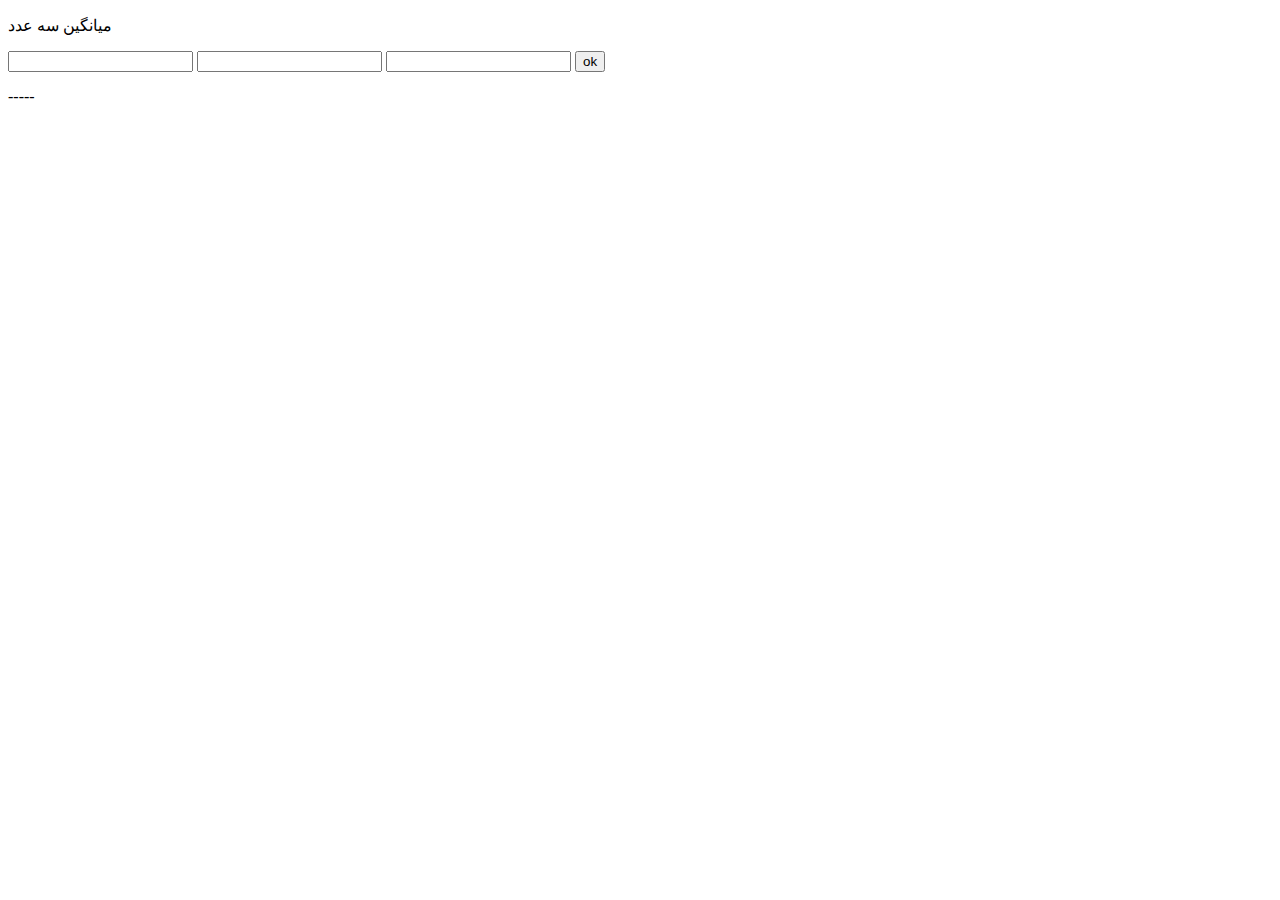
<file: test2/test3.html>
<!DOCTYPE html>
<html lang="en">
<head>
    <meta charset="UTF-8">
    <meta name="viewport" content="width=device-width, initial-scale=1.0">
    <title>Document</title>
</head>
<body>
    </head>
<body>
    <p> میانگین سه عدد </p>
        <input type="text" id="n1">
        <input type="text" id="n2">
        <input type="text" id="n3">
    <button onclick="ab()">ok</button>
    <p id="p1">-----</p>
    <script>
        function ab(){
            a=Number(document.getElementById("n1").value);
            b=Number(document.getElementById("n2").value);
            c=Number(document.getElementById("n3").value);
            c=(a+b+c)/3;
            document.getElementById("p1").innerHTML=c;
        }
    </script>
</body>
</html>
</file>
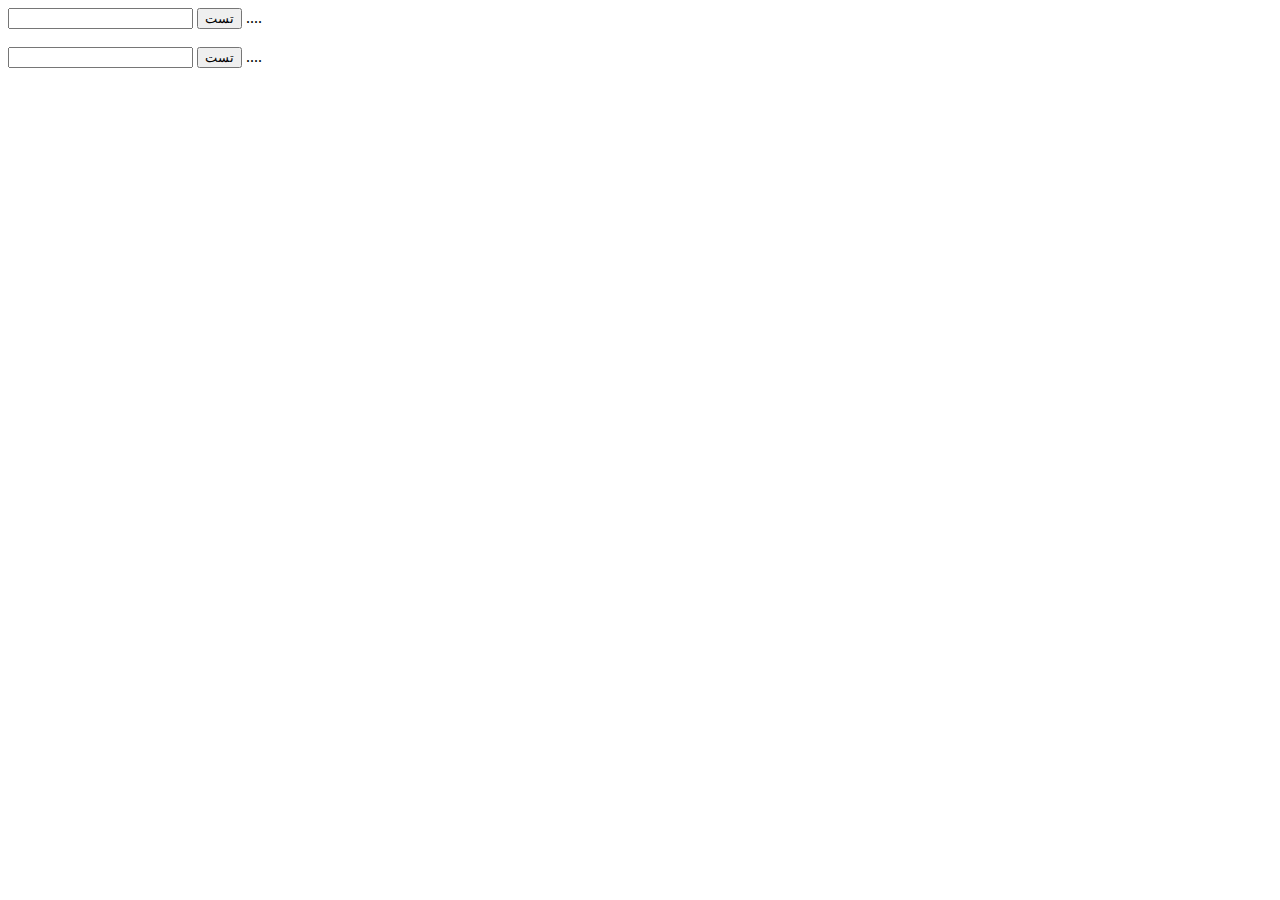
<file: test2/test4.html>
<html><!DOCTYPE html>
<html lang="fa-IR">
<head>
    <meta charset="UTF-8">
    <meta name="viewport" content="width=device-width, initial-scale=1.0">
    <title>Document</title>
</head>
<body>
    <input type="text" id="n1">
    <button onclick="zf()">تست</button>
    <span id="out">....</span>
    <script>
        function zf(){
            Number=document.getElementById("n1").value;
            if (Number>0){
             document.getElementById("out").innerHTML="مثبت";
             document.getElementById("out").style="color:blue";   
            }else{
                document.getElementById("out").innerHTML="منفی";
                document.getElementById("out").style="color:red";
            }
        }
        
    </script>
    <br>
    <br>
        <input type="text1" id="n2">
    <button onclick="zb()">تست</button>
    <span id="out1">....</span>
    <script>
        function zb(){
            Number=document.getElementById("n2").value;
            if (Number>0){
             document.getElementById("out1").innerHTML="زوج";
             document.getElementById("out1").style="color:blue";   
            }else{
                document.getElementById("out1").innerHTML="فرد";
                document.getElementById("out1").style="color:red";
            }
        }
    </script>
</body>
</html></html>
</file>
